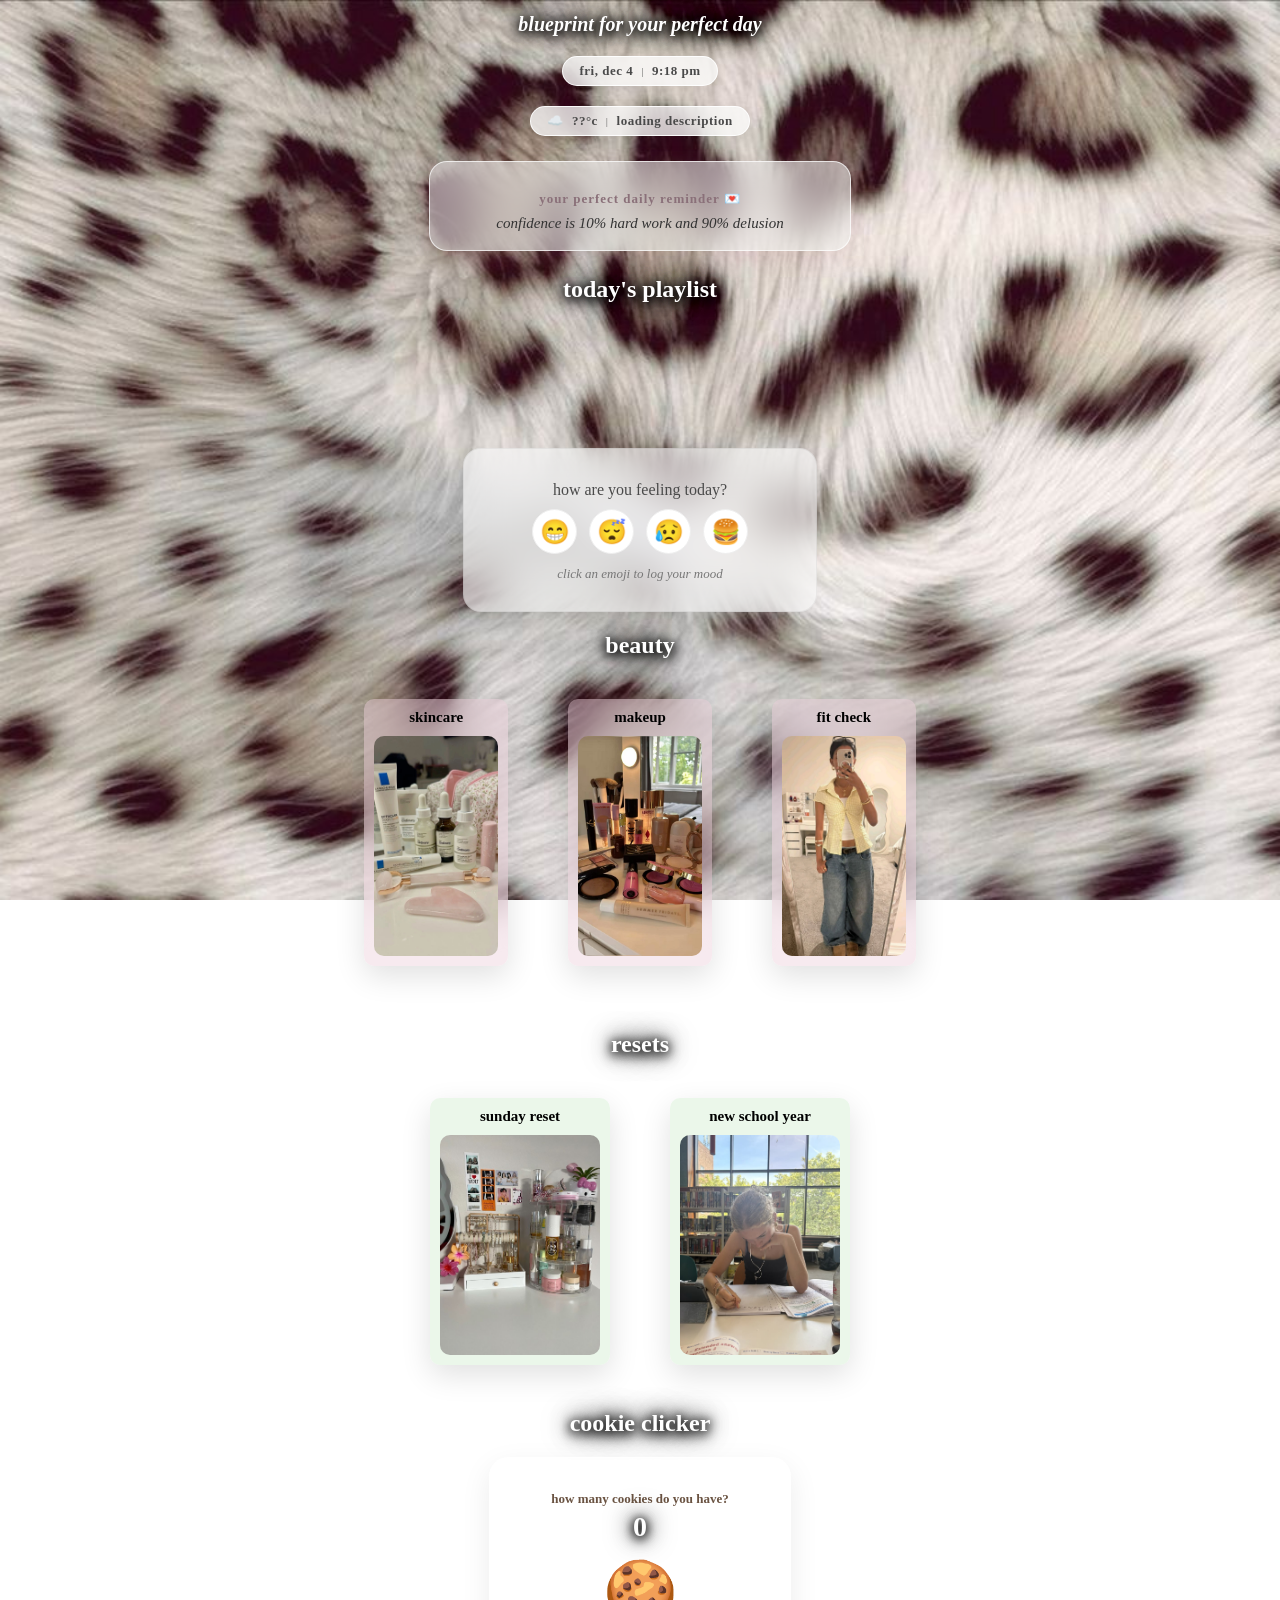
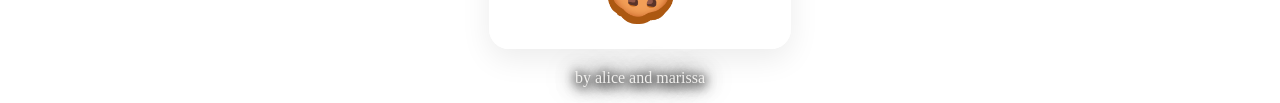
<file: index.html>
<!DOCTYPE html>
<html lang="en">
<head>
    <meta charset="UTF-8">
    <meta name="viewport" content="width=device-width, initial-scale=1.0">
<link rel="icon" type="image/png" href="images/flower.png">
<title>your perfect day</title>
    <link rel="stylesheet" href="style.css">
</head>
<body>
<h1>blueprint for your perfect day</h1>

<div class="time-badge">
  <span id="live-date">loading date...</span>
  <span class="badge-divider">|</span>
  <span id="live-time">loading time...</span>
</div>

<div class="weather-badge">
  <span id="weather-icon">☁️</span>
  <span id="weather-temp">--°C</span>
  <span class="badge-divider">|</span>
  <span id="weather-desc">loading description</span>
</div>

<script>
  async function fetchCozyWeather() {
    try {
      // 1. Get approximate coordinates from visitor IP
      const geoRes = await fetch('https://ipapi.co/json/');
      const geoData = await geoRes.json();
      
      // 2. Fetch current weather from Open-Meteo API
      const weatherRes = await fetch(`https://api.open-meteo.com/v1/forecast?latitude=${geoData.latitude}&longitude=${geoData.longitude}&current_weather=true`);
      const weatherData = await weatherRes.json();
      
      const temp = Math.round(weatherData.current_weather.temperature);
      const code = weatherData.current_weather.weathercode;

      document.getElementById('weather-temp').innerText = `${temp}°c`;

      // 3. Match weather code to a cute icon & mood label
      let icon = '☁️';
      let desc = 'cozy weather';

      if (code === 0) {
        icon = '☀️';
        desc = 'sunnyyyy happy day !!';
      } else if (code >= 1 && code <= 3) {
        icon = '🌤️';
        desc = 'couldy skies';
      } else if (code >= 51 && code <= 67) {
        icon = '🌧️';
        desc = 'raincoat and sweater weather';
      } else if (code >= 71) {
        icon = '❄️';
        desc = 'HOT CHOCOLATE IS READY!!';
      } else if (code >= 95) {
        icon = '⛈️';
        desc = 'zeus is doing his job sighh';
      }

      document.getElementById('weather-icon').innerText = icon;
      document.getElementById('weather-desc').innerText = desc;

    } catch (err) {
      // Backup fallback if API fails
      document.getElementById('weather-temp').innerText = '??°c';
      document.getElementById('weather-desc').innerText = 'loading description';
    }
  }

  fetchCozyWeather();
</script>

<script>
  function updateLiveClock() {
    const now = new Date();
    
    // Formats date as "sat, aug 29"
    const dateOptions = { weekday: 'short', month: 'short', day: 'numeric' };
    const formattedDate = now.toLocaleDateString('en-US', dateOptions).toLowerCase();
    
    // Formats time as "4:14 pm"
    const timeOptions = { hour: 'numeric', minute: '2-digit', hour12: true };
    const formattedTime = now.toLocaleTimeString('en-US', timeOptions).toLowerCase();
    
    document.getElementById('live-date').innerText = formattedDate;
    document.getElementById('live-time').innerText = formattedTime;
  }

  // Run immediately on page load, then update every 1 second
  updateLiveClock();
  setInterval(updateLiveClock, 1000);
</script>

<div class="quote-card">
  <p class="quote-title">your perfect daily reminder 💌</p>
  <p id="daily-quote">✨ loading today's affirmation...</p>
</div>

<script>
  const quotes = [
    "confidence is 10% hard work and 90% delusion",
  ];
  const randomQuote = quotes[Math.floor(Math.random() * quotes.length)];
  document.getElementById("daily-quote").innerText = randomQuote;
</script>


<div class="spotify-card">
  <h2>today's playlist</h2>
  <iframe 
    style="border-radius:12px" 
    src="https://open.spotify.com/embed/playlist/62bCmYlvF7YEIU5ZXpGhhK?utm_source=generator&si=f2b668971bf94232"></iframe>
  </iframe>
</div>


<div class="mood-tracker">
  <p class="mood-title">how are you feeling today?</p>
  
  <div class="mood-buttons">
    <button onclick="setMood('happy', 'happy!')">😁</button>
    <button onclick="setMood('sleepy', 'needing rest... sleepy head!')">😴</button>
    <button onclick="setMood('sad', 'sad... dont worry, our web is going to make you happy')">😥</button>
    <button onclick="setMood('hungry', 'hungry! u fattie')">🍔</button>
  </div>
  
  <p id="mood-status">click an emoji to log your mood</p>
</div>


<script>
  function setMood(vibe, message) {
    document.getElementById("mood-status").innerText = "current mood: " + message;
  }
</script>

<section >
<h2>beauty</h2>

<div class="button-container">
    <div class="skincare">
    <a href="button-skincare.html">
        <button>
            <span>skincare</span>
            <img src="images/skincare.jpg" alt="skincare" class="btn-large-img">
        </button>
    </a>
</div>
    <div class="makeup">
    <a href="button-makeup.html">
        <button>
            <span>makeup</span>
            <img src="images/makeup.jpg" alt="makeup" class="btn-large-img">
        </button>
        </a>
</div>
    <div class="fitcheck">
    <a href="button-fitcheck.html">
        <button>
            <span>fit check</span>
            <img src="images/fitcheck.jpg" alt="fitcheck" class="btn-large-img">
        </button>
    </a>
</div>
</div>
</section>

<div class="section2">
<h2>resets</h2>
<div class="button-container">
<div class="sundayreset">
    <a href="button-sundayreset.html">
        <button>
            <span>sunday reset</span>
            <img src="images/sundayreset.jpg" alt="sunday reset" class="btn-large-img">
        </button>
    </a>
</div>
<div class="newschoolyear">
    <a href="button-newschoolyear.html">
        <button>
            <span>new school year</span>
            <img src="images/newschoolyear.jpg" alt="new school year" class="btn-large-img">
        </button>
    </a>
</div>
</div>
</div>

<h2>cookie clicker</h2>

<div class="cookie-card">
  <p class="cookie-title">how many cookies do you have?</p>
  <h2 id="cookie-count">0</h2>
  
  <button id="cookie-btn" onclick="clickCookie()">
    🍪
  </button>
</div>

<style>
.cookie-card {
    text-align: center;
    background: rgba(255, 255, 255, 0.65);
    -webkit-backdrop-filter: blur(10px);
    backdrop-filter: blur(10px);
    border: 1px solid rgba(255, 255, 255, 0.8);
    border-radius: 20px;
    padding: 20px;
    max-width: 260px;
    margin: 20px auto;
    box-shadow: 0 10px 30px rgba(0, 0, 0, 0.08);
}

.cookie-title {
    font-family: 'Times New Roman', Times, serif;
    font-size: 13px;
    font-weight: bold;
    color: #6a5342;
    margin-bottom: 4px;
}

#cookie-count {
    font-family: "Playfair Display", serif;
    font-size: 28px;
    color: white;
    margin: 4px 0 12px 0;
}

#cookie-btn {
    font-size: 60px;
    background: transparent;
    border: none;
    cursor: pointer;
    user-select: none;
    transition: transform 0.1s ease;
    display: inline-block;
}

#cookie-btn:active {
    transform: scale(0.85); /* Shrinks slightly when clicked */
}
</style>

<script>
  let cookies = 0;

  function clickCookie() {
      cookies++;
      document.getElementById("cookie-count").innerText = cookies;
  }
</script>

<section>
<p>by alice and marissa</p>
</section>

</body>
</html>
</file>
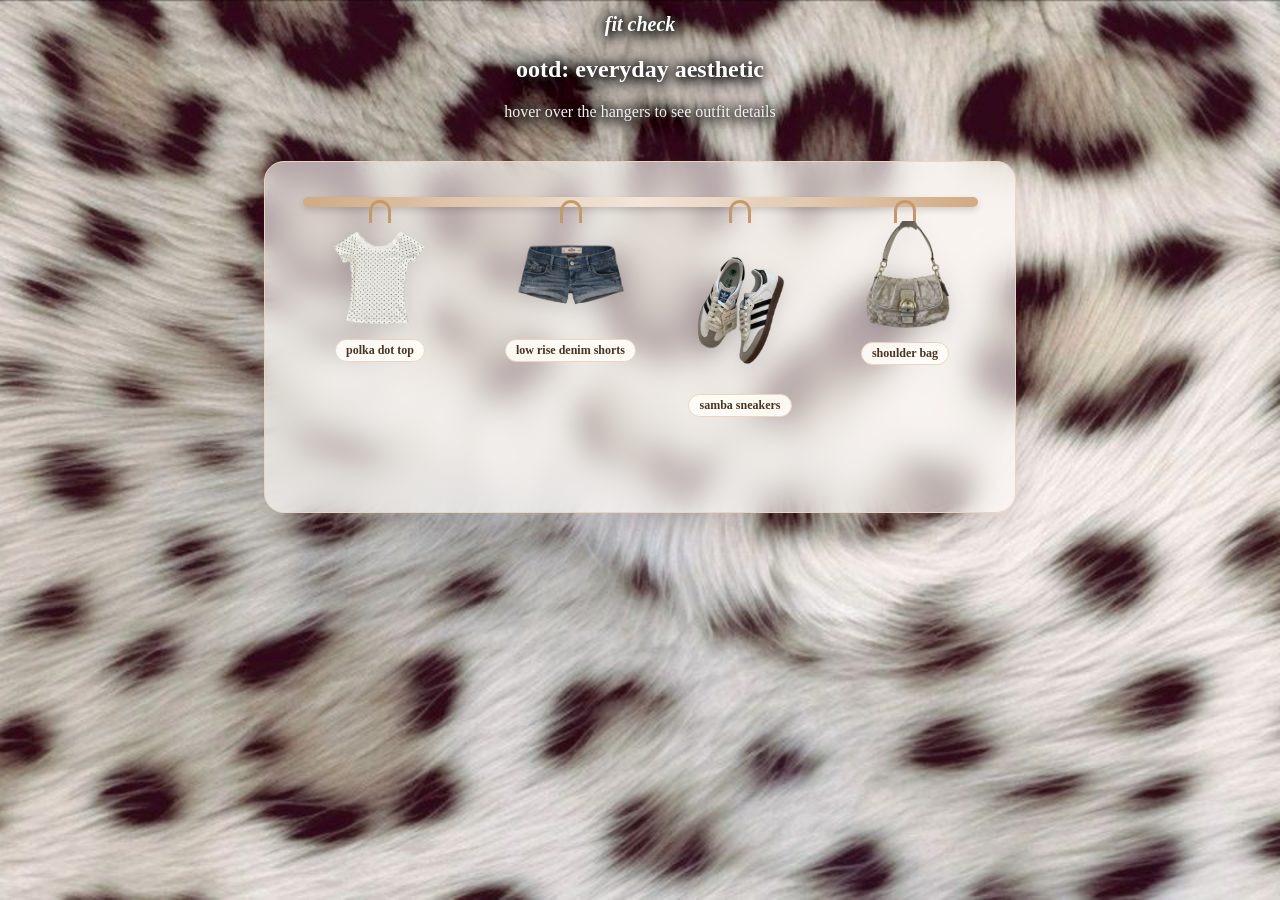
<file: button-fitcheck.html>
<!DOCTYPE html>
<html lang="en">
<head>
    <meta charset="UTF-8">
    <meta name="viewport" content="width=device-width, initial-scale=1.0">
<link rel="icon" type="image/png" href="images/flower.png">
<title>fitcheck</title>
    <link rel="stylesheet" href="style.css">
</head>

<body> 

<h1>fit check</h1>
<section>
    <h2>ootd: everyday aesthetic</h2>
    <p>hover over the hangers to see outfit details</p>
</section>
<div class="rack-stage">
    <div class="rack-bar"></div>
    <div class="rack-item item-top">
        <div class="hanger-hook"></div>
        <img src="images/top.png" alt="top" class="clothing-img">
        <span class="clothing-title">polka dot top</span>
        <div class="clothing-popover">
            <p><strong>brand:</strong> brandy melville</p>
            <p>white ginny top with black polka dots</p>
        </div>
    </div>
<div class="rack-item item-bottom">
        <div class="hanger-hook"></div>
        <img src="images/shorts.png" alt="bottom" class="clothing-img">
        <span class="clothing-title">low rise denim shorts</span>
        <div class="clothing-popover">
            <p><strong>brand:</strong>hollister</p>
            <p>low-rise vintage 2000s dark-washed denim shorts</p>
        </div>
    </div>
<div class="rack-item item-shoes">
        <div class="hanger-hook"></div>
        <img src="images/shoes.png" alt="shoes" class="clothing-img">
        <span class="clothing-title">samba sneakers</span>
        <div class="clothing-popover">
            <p><strong>brand:</strong> adidas</p>
            <p>classic original sambas in white/black</p>
        </div>
    </div>
<div class="rack-item item-accessory">
        <div class="hanger-hook"></div>
        <img src="images/bag.png" alt="bag" class="clothing-img">
        <span class="clothing-title">shoulder bag</span>
        <div class="clothing-popover">
            <p><strong>brand:</strong>coach</p>
            <p>thrifted vintage cream leather mini shoulder bag</p>
        </div>
    </div>

</div>



</body>
</file>
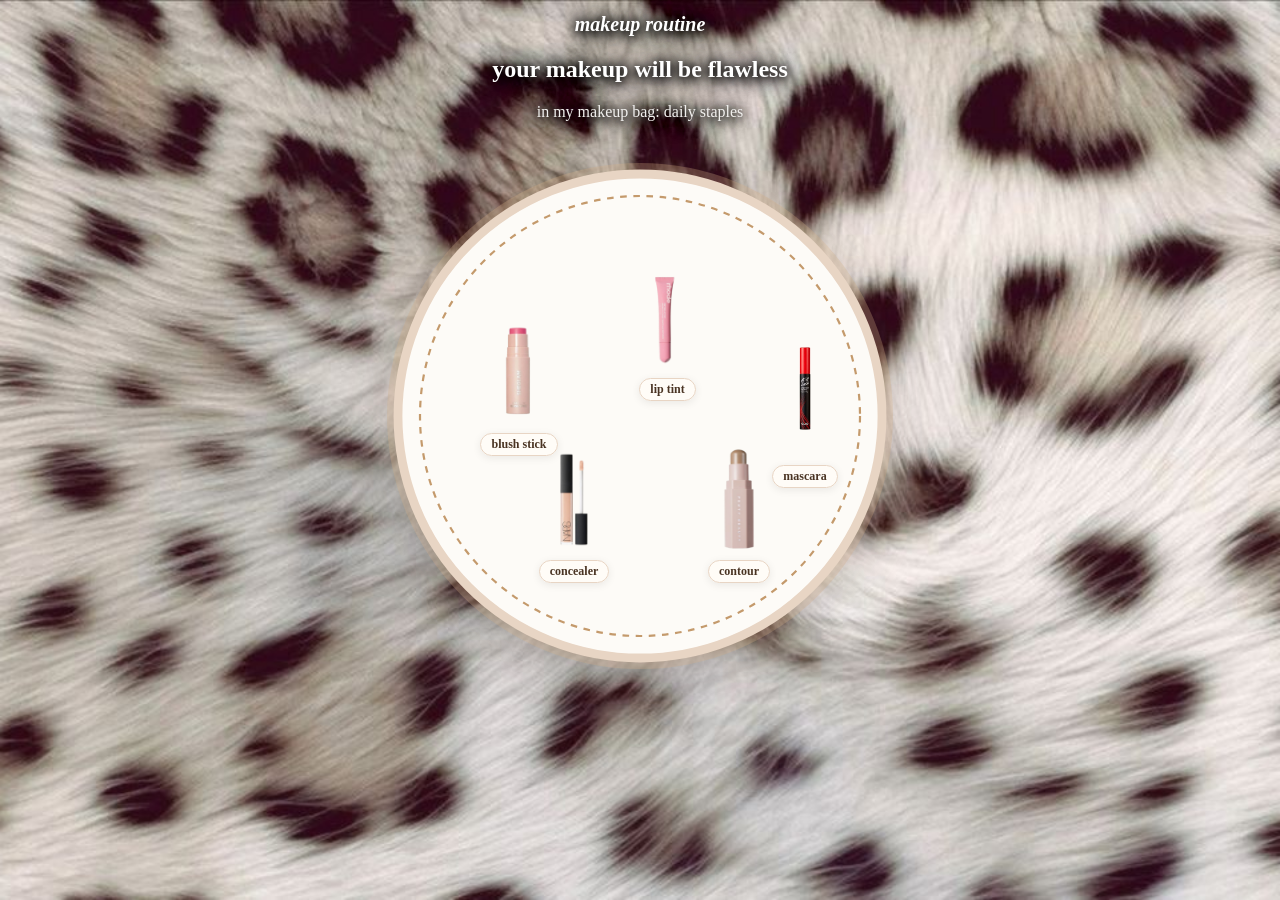
<file: button-makeup.html>
<!DOCTYPE html>
<html lang="en">
<head>
    <meta charset="UTF-8">
    <meta name="viewport" content="width=device-width, initial-scale=1.0">
    <link rel="icon" type="image/png" href="images/flower.png">
    <title>makeup</title>
    <link rel="stylesheet" href="style.css">
</head>
<body>

<h1>makeup routine</h1>

<section>
    <h2>your makeup will be flawless</h2>
    <p>in my makeup bag: daily staples</p>
</section>
<div class="table-stage">
    <svg class="table-surface" viewBox="0 0 500 500" xmlns="http://www.w3.org/2000/svg">
    <!-- Table Rim Shadow (Warm Amber Glow) -->
    <circle cx="250" cy="250" r="230" fill="#d0ab84" opacity="0.3"/>
    <!-- Main Circular Table Top (Creamy Soft Nude) -->
    <circle cx="250" cy="250" r="220" fill="#fdfbf7" stroke="#e8d5c4" stroke-width="8"/>
    <!-- Inner Decorative Ring (Cheetah Tan Accents) -->
    <circle cx="250" cy="250" r="200" fill="none" stroke="#c49a6c" stroke-dasharray="6,6" stroke-width="2"/>
</svg>
 
    <div class="table-item item-blush">
        <img src="images/makeup1.png" alt="blush" class="makeup-img">
        <span class="makeup-title">blush stick</span>
        <div class="makeup-popover">
            <p><strong>sheglam blush stick:</strong> a creamy, buildable formula that gives a natural flush of color to the cheeks. blends easily and works on lips too!</p>
        </div>
    </div>
    <div class="table-item item-lip">
        <img src="images/makeup2.png" alt="lip balm" class="makeup-img">
        <span class="makeup-title">lip tint</span>
        <div class="makeup-popover">
            <p><strong>rhode lip tint:</strong> sheer, wearable pink in 'ribbon' that looks absolutely adorable for any occasion.</p>
        </div>
    </div>
    <div class="table-item item-mascara">
        <img src="images/makeup3.png" alt="mascara" class="makeup-img">
        <span class="makeup-title">mascara</span>
        <div class="makeup-popover">
            <p><strong>clio mascara:</strong> smudge-free formula that lengthens and volumises your eyelashes so well.</p>
        </div>
    </div>
    <div class="table-item item-concealer">
        <img src="images/makeup4.png" alt="concealer" class="makeup-img">
        <span class="makeup-title">concealer</span>
        <div class="makeup-popover">
            <p><strong>nars radiant creamy concealer:</strong> a lightweight, buildable concealer in 'custard' that provides natural coverage and a non-cakey finish</p>
        </div>
    </div>
    <div class="table-item item-contour">
        <img src="images/makeup5.png" alt="contour" class="makeup-img">
        <span class="makeup-title">contour</span>
        <div class="makeup-popover">
            <p><strong>fenty beauty match stix:</strong> a creamy, blendable contour stick in 'espresso' that gives a natural-looking shadow and is the definition of look-maxxing fr.</p>
        </div>
    </div>
</div>


</body>
</html>
</file>
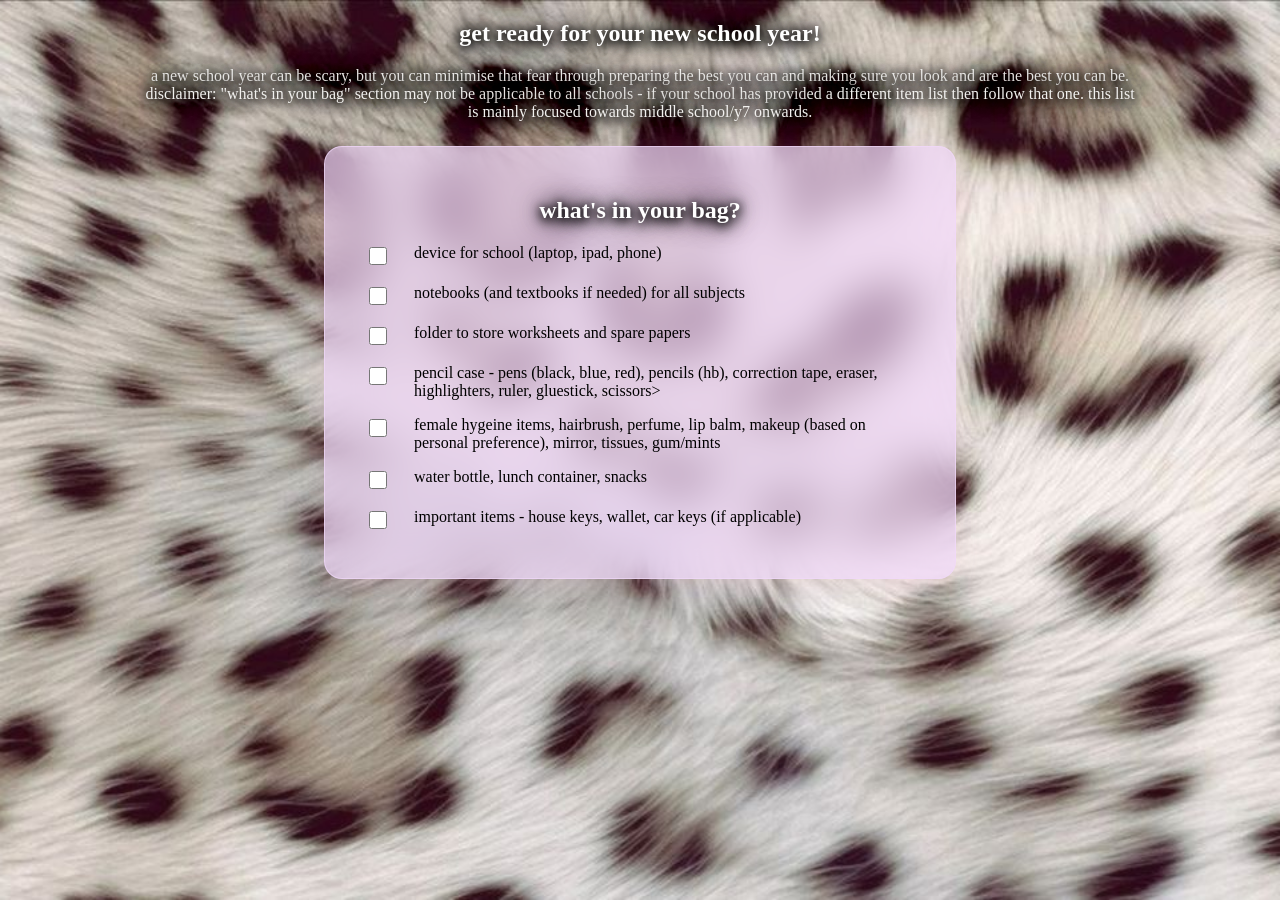
<file: button-newschoolyear.html>
<!DOCTYPE html>
<html lang="en">
<head>
    <meta charset="UTF-8">
    <meta name="viewport" content="width=device-width, initial-scale=1.0">
<link rel="icon" type="image/png" href="images/flower.png">
<title>sunday reset</title>
    <link rel="stylesheet" href="style.css">
</head>
<body>

<div class="newschoolyearheader">
<h2 class="roomreset-title">get ready for your new school year!</h2>
<section>
  <p>a new school year can be scary, but you can minimise that fear through preparing the best you can and making sure you look and are the best you can be. disclaimer: "what's in your bag" section may not be applicable to all schools - if your school has provided a different item list then follow that one. this list is mainly focused towards middle school/y7 onwards.</p>
</section>
</div>

<div class="schoolchecklist">
    <h2>what's in your bag?</h2>
    <label class ="tohaveitem">
        <input type="checkbox" name="schoolchecklist" value="device for school (laptop, ipad, phone)">
        <span class="checkmark"></span>
        <span class="todo-text">device for school (laptop, ipad, phone)</span>
        </label>
    <label class ="tohaveitem">
        <input type="checkbox" name="schoolchecklist" value="notebooks (and textbooks if needed) for all subjects">
        <span class="checkmark"></span>
        <span class="todo-text">notebooks (and textbooks if needed) for all subjects</span>
        </label>
    <label class ="tohaveitem">
        <input type="checkbox" name="schoolchecklist" value="folder to store worksheets and spare papers">
        <span class="checkmark"></span>
        <span class="todo-text">folder to store worksheets and spare papers</span>
        </label>
    <label class ="tohaveitem">
        <input type="checkbox" name="schoolchecklist" value="pencil case - pens (black, blue, red), pencils (hb), correction tape, eraser, highlighters, ruler, gluestick, scissors">
        <span class="checkmark"></span>
        <span class="todo-text">pencil case - pens (black, blue, red), pencils (hb), correction tape, eraser, highlighters, ruler, gluestick, scissors></span>
        </label>
    <label class ="tohaveitem">
        <input type="checkbox" name="schoolchecklist" value="emergency pouch - female hygeine items, hairbrush, perfume, lip balm, makeup (based on personal preference), mirror, tissues, gum/mints">
        <span class="checkmark"></span>
        <span class="todo-text">female hygeine items, hairbrush, perfume, lip balm, makeup (based on personal preference), mirror, tissues, gum/mints</span>
        </label>
    <label class ="tohaveitem">
        <input type="checkbox" name="schoolchecklist" value="water bottle, lunch container, snacks">
        <span class="checkmark"></span>
        <span class="todo-text">water bottle, lunch container, snacks</span>
        </label>
    <label class ="tohaveitem">
        <input type="checkbox" name="schoolchecklist" value="important items - house keys, wallet, car keys (if applicable)">
        <span class="checkmark"></span>
        <span class="todo-text">important items - house keys, wallet, car keys (if applicable)</span>
        </label>
</div> 

</body>
</html>
</file>
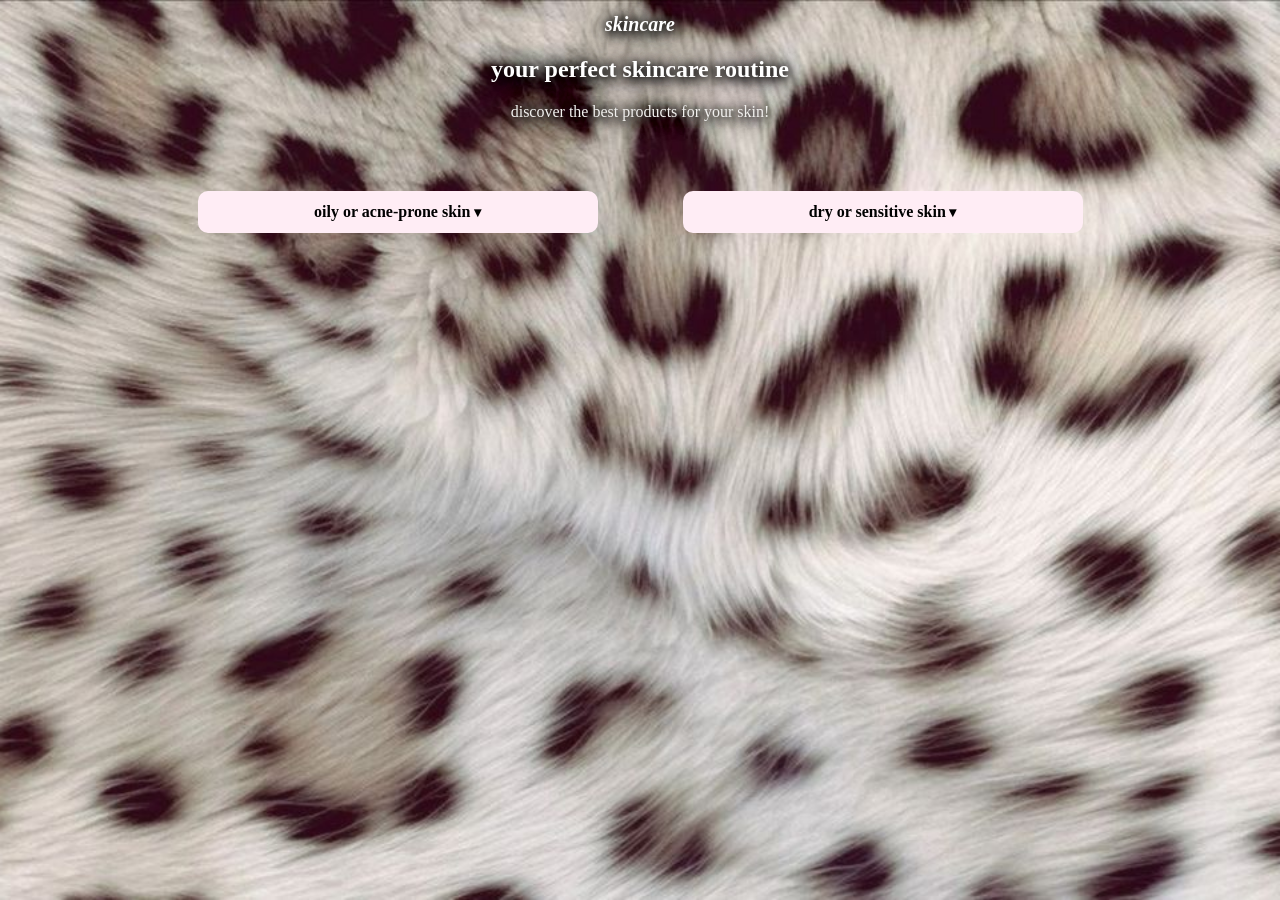
<file: button-skincare.html>
<!DOCTYPE html>
<html lang="en">
<head>
    <meta charset="UTF-8">
    <meta name="viewport" content="width=device-width, initial-scale=1.0">
<link rel="icon" type="image/png" href="images/flower.png">
<title>skincare & haircare</title>
    <link rel="stylesheet" href="style.css">
</head>
<body>
<h1>skincare</h1>
<section>
    <h2>your perfect skincare routine</h2>
    <p>discover the best products for your skin!</p>
</section>
<div class="skincare-section">
    
    <div class="dropdown-row">

        <details class="dropdown">
            <summary>oily or acne-prone skin</summary>
            <div class="dropdown-content">
            <div class="product-block">
                <h3>a gentle cleanser is a must</h3>

            <div class="product-info">
            <img src="images/gentlecleanser.jpg" alt="cleanser" class="dropdown-img">
            <p>removes excess oil without stripping your skin's natural barrier. arencia is a popular south korean vegan brand famous for their rice mochi cleansers. <br><br>key ingredients include fermented green tea, rice water, witch hazel, and mung bean extract.<br></p>
        
        </div>
        </div>
        <hr class="dropdown-divider">
        <div class="product-block">
            <h3>moisturising is essential</h3>
            <div class="product-info">
                <img src="images/torridenmoisturiser.jpg" alt="moisturiser" class="dropdown-img">
                <p>hydration is key to keeping your skin healthy and balanced. torriden's waterfull moisture cream is a lightweight, non-greasy moisturiser that provides long-lasting hydration.<br><br> it includes malachite extract, panthenol (vitamin B5) and botanical extracts.</p>
            </div>
        </div>
    </div>
        </details>

        <details class="dropdown">
            <summary>dry or sensitive skin</summary>
            <div class="dropdown-content">
           <div class="product-block">
            <h3>hydration is key</h3>
            <div class="product-info">
                <img src="images/sensitivecleanser.jpg" alt="cleanser" class="dropdown-img">
                <p>a gentle cleanser that doesn't cause the skin to produce excessive oil is vital for healthy, glowing skin.<br><br>the innisfree jeju cherry blossom cleansing foam contains cherry blossom extract, which helps to soothe and hydrate the skin.</p>
            </div>
        <hr class="dropdown-divider">
        <div class="product-block">
            <h3>scent-free moisturiser</h3>
            <div class="product-info">
                <img src="images/sensitivemoisturiser.jpg" alt="moisturiser" class="dropdown-img">
                <p>having a scent-free moisturiser is crucial for preventing breakouts and redness. <br><br>the ordinary natural moisturiser has 11 amino acids, hyaluronic acid, and ceramides.</p>
            </div>
        </div>
        </details>
    </div>
</div>

</body>
</html>
</file>
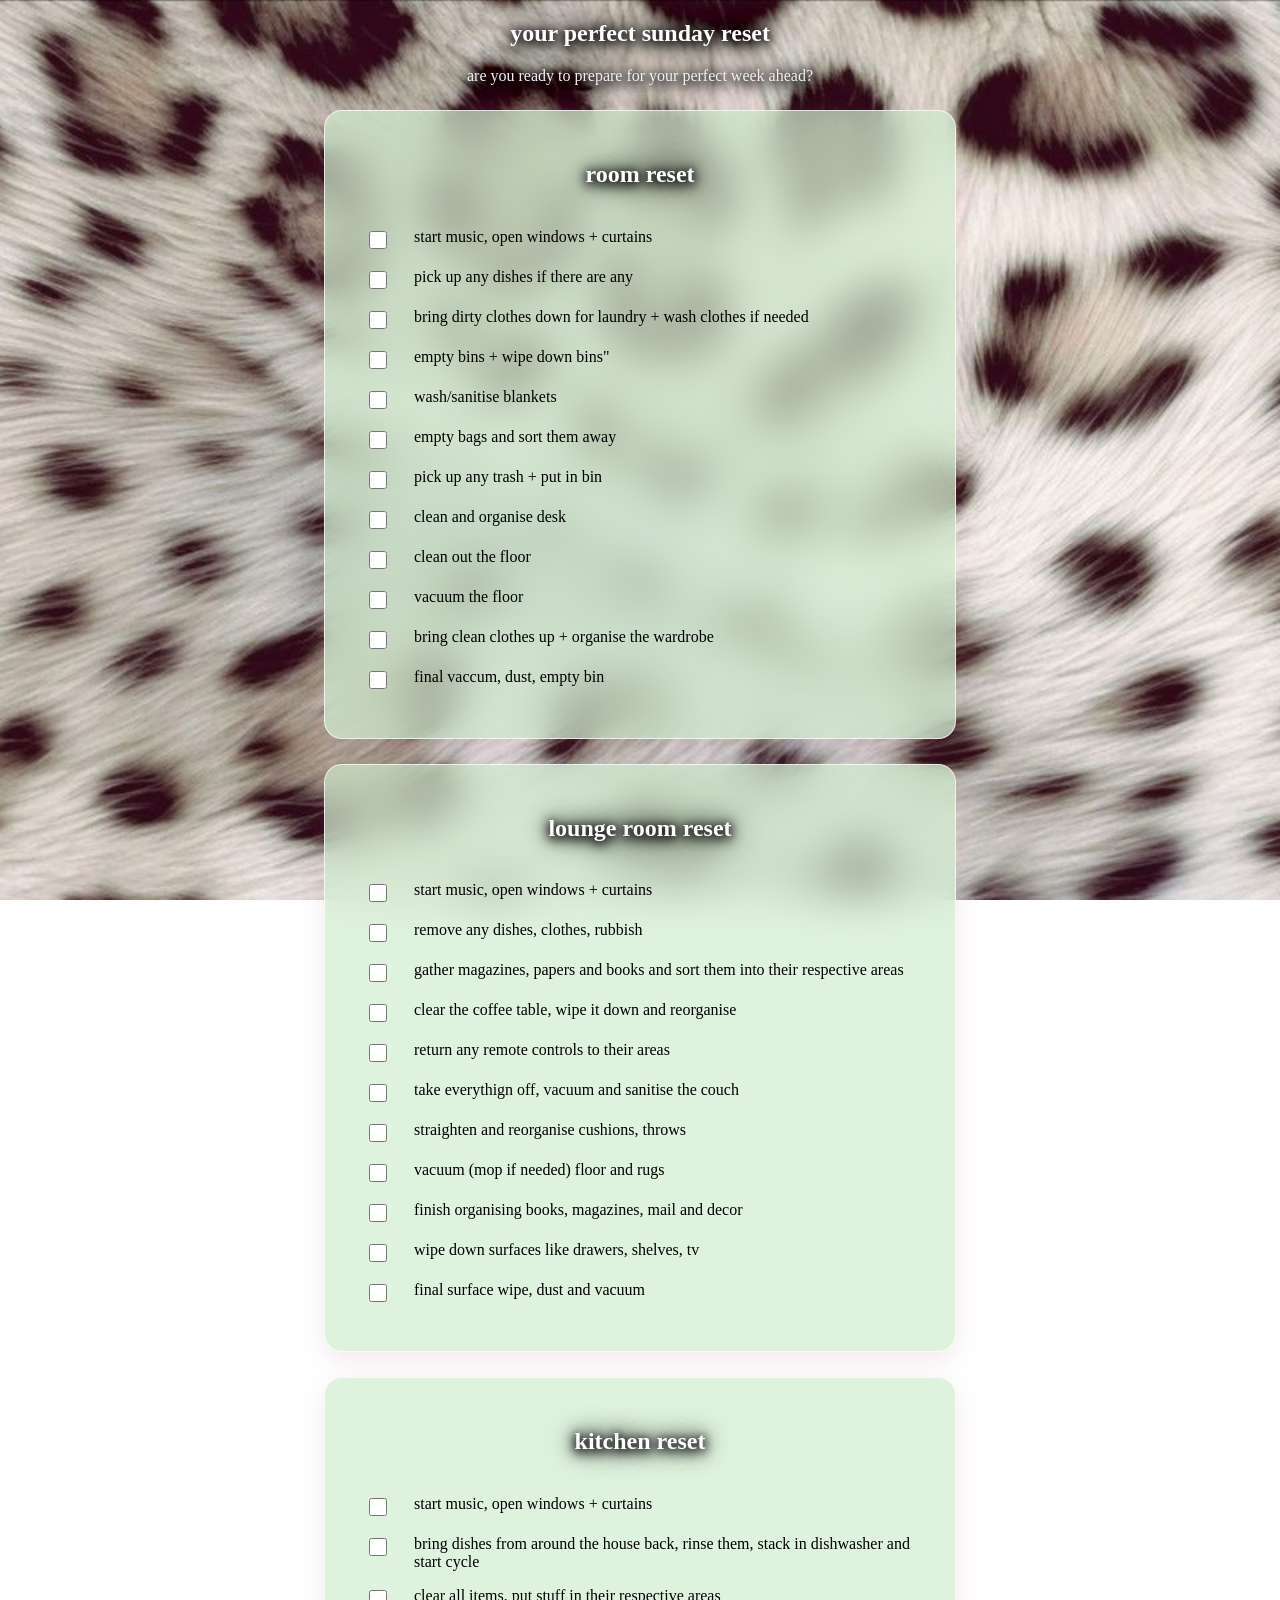
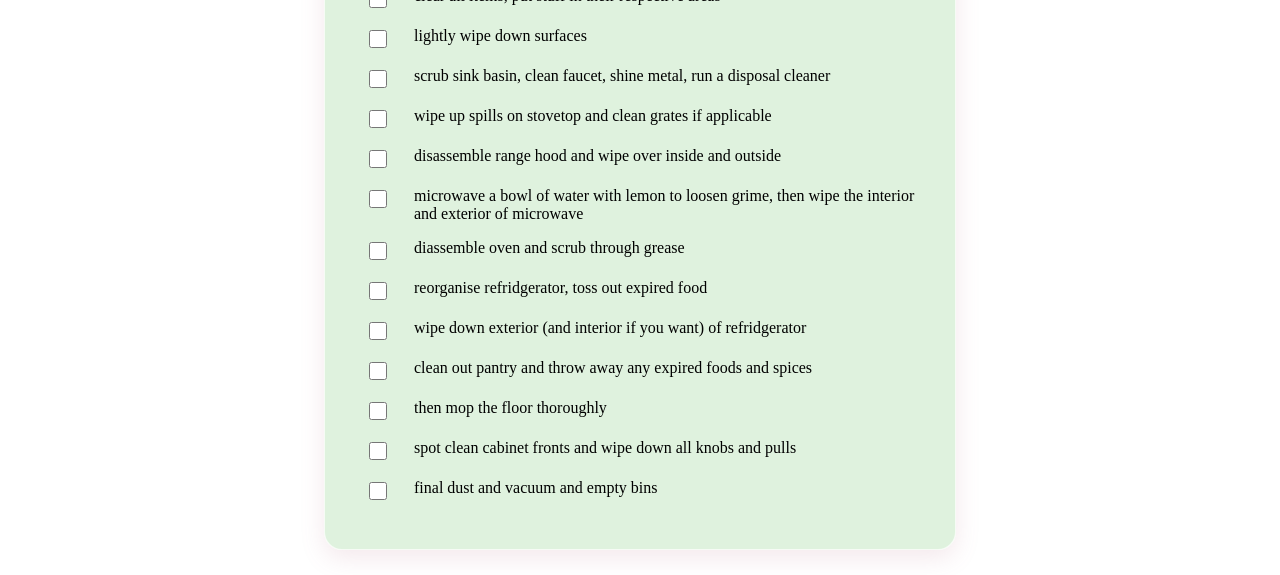
<file: button-sundayreset.html>
<!DOCTYPE html>
<html lang="en">
<head>
    <meta charset="UTF-8">
    <meta name="viewport" content="width=device-width, initial-scale=1.0">
<link rel="icon" type="image/png" href="images/flower.png">
<title>sunday reset</title>
    <link rel="stylesheet" href="style.css">
</head>
<body>

<div class="perfectsundayreset">
<h2 class="roomreset-title">your perfect sunday reset</h2>
<section>
  <p>are you ready to prepare for your perfect week ahead?</p>
</section>
</div>

<div class="roomreset">
    <h2>room reset</h2>
    <div class ="roomresettodolist">
    <label class ="todoitem">
        <input type="checkbox" name="roomreset" value="start music, open windows + curtains">
        <span class="checkmark"></span>
        <span class="todo-text">start music, open windows + curtains</span>
        </label>
    <label class ="todoitem">
        <input type="checkbox" name="roomreset" value="pick up any dishes if there are any">
        <span class="checkmark"></span>
        <span class="todo-text">pick up any dishes if there are any</span>
        </label>
    <label class ="todoitem">
        <input type="checkbox" name="roomreset" value="bring dirty clothes down for laundry + wash clothes if needed">
        <span class="checkmark"></span>
        <span class="todo-text">bring dirty clothes down for laundry + wash clothes if needed</span>
        </label>
    <label class ="todoitem">
        <input type="checkbox" name="roomreset" value="empty bins + wipe down bins">
        <span class="checkmark"></span>
        <span class="todo-text">empty bins + wipe down bins"</span>
        </label>
    <label class ="todoitem">
        <input type="checkbox" name="roomreset" value="wash/sanitise blankets">
        <span class="checkmark"></span>
        <span class="todo-text">wash/sanitise blankets</span>
        </label>
    <label class ="todoitem">
        <input type="checkbox" name="roomreset" value="empty bags and sort them away">
        <span class="checkmark"></span>
        <span class="todo-text">empty bags and sort them away</span>
        </label>
    <label class ="todoitem">
        <input type="checkbox" name="roomreset" value="pick up any trash + put in bin">
        <span class="checkmark"></span>
        <span class="todo-text">pick up any trash + put in bin</span>
        </label>
    <label class ="todoitem">
        <input type="checkbox" name="roomreset" value="clean and organise desk">
        <span class="checkmark"></span>
        <span class="todo-text">clean and organise desk</span>
        </label>
    <label class ="todoitem">
        <input type="checkbox" name="roomreset" value="clean out the floor">
        <span class="checkmark"></span>
        <span class="todo-text">clean out the floor</span>
        </label>
    <label class ="todoitem">
        <input type="checkbox" name="roomreset" value="vacuum the floor">
        <span class="checkmark"></span>
        <span class="todo-text">vacuum the floor</span>
        </label>
    <label class ="todoitem">
        <input type="checkbox" name="roomreset" value="bring clean clothes up + organise the wardrobe">
        <span class="checkmark"></span>
        <span class="todo-text">bring clean clothes up + organise the wardrobe</span>
        </label>
    <label class ="todoitem">
        <input type="checkbox" name="roomreset" value="final vaccum, dust, empty bin">
        <span class="checkmark"></span>
        <span class="todo-text">final vaccum, dust, empty bin</span>
        </label>
</div>
</div>

<div class="loungereset">
    <h2>lounge room reset</h2>
    <div class ="loungeresettodolist">
    <label class ="todoitem">
        <input type="checkbox" name="roomreset" value="start music, open windows + curtains">
        <span class="checkmark"></span>
        <span class="todo-text">start music, open windows + curtains</span>
        </label>
    <label class ="todoitem">
        <input type="checkbox" name="roomreset" value="remove any dishes, clothes, rubbish">
        <span class="checkmark"></span>
        <span class="todo-text">remove any dishes, clothes, rubbish</span>
        </label>
    <label class ="todoitem">
        <input type="checkbox" name="roomreset" value="gather magazines, papers and books and sort them into their respective areas">
        <span class="checkmark"></span>
        <span class="todo-text">gather magazines, papers and books and sort them into their respective areas</span>
        </label>
   <label class ="todoitem">
        <input type="checkbox" name="roomreset" value="clear the coffee table, wipe it down and reorganise">
        <span class="checkmark"></span>
        <span class="todo-text">clear the coffee table, wipe it down and reorganise</span>
        </label>
   <label class ="todoitem">
        <input type="checkbox" name="roomreset" value="return any remote controls to their areas">
        <span class="checkmark"></span>
        <span class="todo-text">return any remote controls to their areas</span>
        </label>
   <label class ="todoitem">
        <input type="checkbox" name="roomreset" value="take everything off, vacuum and sanitise the couch">
        <span class="checkmark"></span>
        <span class="todo-text">take everythign off, vacuum and sanitise the couch</span>
        </label>
   <label class ="todoitem">
        <input type="checkbox" name="roomreset" value="straighten and reorganise cushions, throws">
        <span class="checkmark"></span>
        <span class="todo-text">straighten and reorganise cushions, throws</span>
        </label>
   <label class ="todoitem">
        <input type="checkbox" name="roomreset" value="vacuum (mop if needed) floor and rugs">
        <span class="checkmark"></span>
        <span class="todo-text">vacuum (mop if needed) floor and rugs</span>
        </label>
   <label class ="todoitem">
        <input type="checkbox" name="roomreset" value="finish organising books, magazines, mail and decor">
        <span class="checkmark"></span>
        <span class="todo-text">finish organising books, magazines, mail and decor</span>
        </label>
   <label class ="todoitem">
        <input type="checkbox" name="roomreset" value="wipe down surfaces like drawers, shelves, tv">
        <span class="checkmark"></span>
        <span class="todo-text">wipe down surfaces like drawers, shelves, tv</span>
        </label>
   <label class ="todoitem">
        <input type="checkbox" name="roomreset" value="final surface wipe, dust and vacuum">
        <span class="checkmark"></span>
        <span class="todo-text">final surface wipe, dust and vacuum</span>
        </label>
</div>
</div>

<div class="kitchenreset">
    <h2>kitchen reset</h2>
    <div class ="kitchenresettodolist">
    <label class ="todoitem">
        <input type="checkbox" name="roomreset" value="start music, open windows + curtains">
        <span class="checkmark"></span>
        <span class="todo-text">start music, open windows + curtains</span>
        </label>
    <label class ="todoitem">
        <input type="checkbox" name="bring dishes from around the house back, rinse them, stack in dishwasher and start cycle">
        <span class="checkmark"></span>
        <span class="todo-text">bring dishes from around the house back, rinse them, stack in dishwasher and start cycle</span>
        </label>
    <label class ="todoitem">
        <input type="checkbox" name="clear all items, put stuff in their respective areas">
        <span class="checkmark"></span>
        <span class="todo-text">clear all items, put stuff in their respective areas</span>
        </label>
    <label class ="todoitem">
        <input type="checkbox" name="lightly wipe down surfaces">
        <span class="checkmark"></span>
        <span class="todo-text">lightly wipe down surfaces</span>
        </label>
    <label class ="todoitem">
        <input type="checkbox" name="scrub sink basin, clean faucet, shine metal, run a disposal cleaner">
        <span class="checkmark"></span>
        <span class="todo-text">scrub sink basin, clean faucet, shine metal, run a disposal cleaner</span>
        </label>
    <label class ="todoitem">
        <input type="checkbox" name="wipe up spills on stovetop and clean grates if applicable">
        <span class="checkmark"></span>
        <span class="todo-text">wipe up spills on stovetop and clean grates if applicable</span>
        </label>
    <label class ="todoitem">
        <input type="checkbox" name="disassemble range hood and wipe over inside and outside">
        <span class="checkmark"></span>
        <span class="todo-text">disassemble range hood and wipe over inside and outside</span>
        </label>
    <label class ="todoitem">
        <input type="checkbox" name="microwave a bowl of water with lemon to loosen grime, then wipe the interior and exterior of microwave">
        <span class="checkmark"></span>
        <span class="todo-text">microwave a bowl of water with lemon to loosen grime, then wipe the interior and exterior of microwave</span>
        </label>
    <label class ="todoitem">
        <input type="checkbox" name="diassemble oven and scrub through grease">
        <span class="checkmark"></span>
        <span class="todo-text">diassemble oven and scrub through grease</span>
        </label>
    <label class ="todoitem">
        <input type="checkbox" name="reorganise refridgerator, toss out expired food">
        <span class="checkmark"></span>
        <span class="todo-text">reorganise refridgerator, toss out expired food</span>
        </label>
    <label class ="todoitem">
        <input type="checkbox" name="wipe down exterior (and interior if you want) of refridgerator">
        <span class="checkmark"></span>
        <span class="todo-text">wipe down exterior (and interior if you want) of refridgerator</span>
        </label>
    <label class ="todoitem">
        <input type="checkbox" name="clean out pantry and throw away any expired foods and spices">
        <span class="checkmark"></span>
        <span class="todo-text">clean out pantry and throw away any expired foods and spices</span>
        </label>
    <label class ="todoitem">
        <input type="checkbox" name="sweep or vacuum, then mop the floor thoroughly">
        <span class="checkmark"></span>
        <span class="todo-text">then mop the floor thoroughly</span>
        </label>
    <label class ="todoitem">
        <input type="checkbox" name="spot clean cabinet fronts and wipe down all knobs and pulls">
        <span class="checkmark"></span>
        <span class="todo-text">spot clean cabinet fronts and wipe down all knobs and pulls</span>
        </label>
    <label class ="todoitem">
        <input type="checkbox" name="final dust and vacuum and empty bins">
        <span class="checkmark"></span>
        <span class="todo-text">final dust and vacuum and empty bins</span>
        </label>
</div>
</div>


</body>
</html>
</file>
<file: style.css>
body {
    background-image: url("images/wallpaper.jpg");
    background-repeat: no-repeat;
    background-size: cover;
    background-position: center;
    background-attachment: fixed;
}

h1, h2{
    color: white;
    text-align: center;
    text-shadow: 
        0 0 10px #000000,
        0 0 20px #000000,
        0 0 30px #000000,
        0 4px 12px rgba(0, 0, 0, 1);
}

section p {
    color: #f2f1ef;
    text-align: center;
    font-family: 'Times New Roman', Times, serif;
    text-shadow: 
        0 0 10px #000000,
        0 0 20px #000000,
        0 0 30px #000000,
        0 4px 12px rgba(0, 0, 0, 1);
}

h1 {
    font-family: "Playfair Display", serif;
    font-style: italic;
    font-size: 20px;
}

section {
     background-color: transparent; 
     width: 90%;
     max-width: 1000px;
     margin: 10px auto;
     border-radius: 12px;
     text-decoration: none;
     text-align: center;
     
}

.section2 {
     width: 90%;
     max-width: 1000px;
     background-color: transparent; 
     padding: 5px;
     margin: 20px auto;
     border-radius: 12px;
     text-decoration: none;
     text-align: center;
}


section button {
    
    border-radius: 10px;
    padding: 10px;
    margin: 10px auto;
    transition: all 0.1s ease;
    font-family:'Times New Roman', Times, serif;
    font-weight: bold;
    font-size: 15px;
    border: none;
    outline: none;
    background: rgba(237, 209, 219, 0.45);
    backdrop-filter: blur(20px);
    box-shadow: 0 10px 30px rgba(0, 0, 0, 0.12);
    transition: transform 0.2s ease, box-shadow 0.2s ease;
    cursor: pointer;
     
}

.section2 button {
    border-radius: 10px;
    padding: 10px;
    margin: 10px auto;
    transition: all 0.1s ease;
    font-family:'Times New Roman', Times, serif;
    font-weight: bold;
    font-size: 15px;
    border: none;
    outline: none;
    background: rgba(210, 237, 209, 0.45);
    backdrop-filter: blur(20px);
    box-shadow: 0 10px 30px rgba(0, 0, 0, 0.12);
    transition: transform 0.2s ease, box-shadow 0.2s ease;
    cursor: pointer;
}


section button:hover { 
    background-color: #D66BB0;
    color: white;
    transform: translateY(-3px);
    box-shadow: 0 14px 35px rgba(0, 0, 0, 0.18);
}

.section2 button:hover {
    background-color: #407040;
    color: white;
    transform: translateY(-3px);
    box-shadow: 0 14px 35px rgba(0, 0, 0, 0.18);
}

section button img, .section2 button img {
    width: 100%;
    max-width: 160px;
    height: 220px;
    object-fit: cover;
    border-radius: 10px;
    margin: 10px auto 0 auto;
    display: block;
}

.skincare, .makeup, .fitcheck {
    border-radius: 10px;
    text-align: center;
    background: transparent;
    border: none;
    padding: 0
}



img {
    width: 100%;
    max-width: 120px;
    margin: 10px auto 0 auto;
    display: block;
}

.button-container {
    display: flex;
    justify-content: center;
    align-items: center;
    gap: 60px;
    margin: 0 auto;
    padding: 10px;
}
.skincare-section {
    background-color: transparent; 
    width: 90%;
    max-width: 950px;
    padding: 20px;
    margin: 20px auto;
    border-radius: 12px;
    text-align: center;
}

.dropdown-row {
    display: flex;
    flex-direction: row;
    justify-content: center;
    align-items: flex-start;
    gap: 20px;
    width: 100%;
    margin-top: 15px;
}

.dropdown {
    background-color: #FFEDF5;
    border-radius: 10px;
    margin: 15px auto;
    width: 80%;
    max-width: 400px;
    overflow: hidden;
    transition: all 0.2s ease;
}

.dropdown summary {
    padding: 12px 20px;
    font-family: 'Times New Roman', Times, serif;
    font-size: 16px;
    font-weight: bold;
    cursor: pointer;
    list-style: none; /* Removes default arrow in webkit */
    user-select: none;
    text-align: center;
}

.dropdown summary::after {
    content: " ▾";
    font-size: 14px;
}

.dropdown[open] summary::after {
    content: " ▴";
}

.dropdown-content {
    padding: 15px;
    background-color: #FFF5F9;
    border-top: 1px solid #FCE3F3;
    text-align: center;
}

.dropdown-content img {
    width: 120px;
    height: auto;
    border-radius: 8px;
    flex-shrink: 0;
}

.product-info {
    display: flex;
    flex-direction: row;
    align-items: center;
    justify-content: center;
    gap: 15px;
    text-align: left;
    margin: 15px auto 0 auto;
    width: 90%;
}

.product-info img {
    width: 130px;
    height: auto;
    border-radius: 8px;
    display: inline-block;
    margin: 0;
    flex-shrink: 0;
}

.product-info p {
    margin: 0;
    font-size: 14px;
    line-height: 1.4;
    flex: 1;
}

.roomreset, .loungereset, .kitchenreset {
  background-color: rgba(210, 237, 209, 0.7); 
  border: 1px solid #9fb1a3;
  border-radius: 16px;
  padding: 30px 40px;
  width: 90%;                
  max-width: 550px;
  margin: 40px auto;
  text-align: center;
  -webkit-backdrop-filter: blur(20px);
  backdrop-filter: blur(20px);
  border: 1px solid rgba(255, 255, 255, 0.7);
  border-radius: 18px;
  margin: 25px auto;
  box-shadow: 0 8px 24px rgba(180, 100, 130, 0.15);
  transition: transform 0.2s ease, box-shadow 0.2s ease;
  
}

.schoolchecklist {
    background-color: rgba(241, 215, 250, 0.7);
    border: 1px solid #9a75a4;
    border-radius: 16px;
    padding: 30px 40px;
    width: 90%;                
    max-width: 550px;
    margin: 40px auto;
    text-align: left;
      -webkit-backdrop-filter: blur(20px);
  backdrop-filter: blur(20px);
  border: 1px solid rgba(241, 215, 250, 0.7);
  border-radius: 18px;
  margin: 25px auto;
  box-shadow: 0 8px 24px rgba(180, 100, 130, 0.15);
  transition: transform 0.2s ease, box-shadow 0.2s ease;
}

.roomresettodolist, .loungeresettodolist, .kitchenresettodolist {
  display: inline-block;
  text-align: left;
  margin-top: 20px;
  width: 100%; 
}

.todoitem, .tohaveitem {
    display: flex;
    align-items: flex-start;
    margin-bottom: 16px;
    gap: 12px;
    
}


.todoitem input[type="checkbox"] {
  margin-top: 3px;      
  min-width: 18px; 
  min-height: 18px;
  accent-color: #749177;
}


.tohaveitem input[type="checkbox"] {
  margin-top: 3px;      
  min-width: 18px; 
  min-height: 18px;
  accent-color: #9a75a4;
}


.todoitem input[type="checkbox"]:checked ~ .todo-text,
.tohaveitem input[type="checkbox"]:checked ~ .todo-text {
  text-decoration: line-through;
}

.perfectsundayreset {
    text-align: center;
}


.newschoolyearheader {
    text-align: center;
}


.spotify-card {
    width: 90%;
    max-width: 450px;       
    margin: 10px auto;    
    text-align: center; 
    margin: 10px auto;
    max-height: 152px;
}

.spotify-card iframe {
    display: block;
    margin: 0 auto;   
    border: none;
    background: transparent;    
}

.mood-tracker {
    text-align: center;
    background: rgba(255, 255, 255, 0.6);
    backdrop-filter: blur(20px);
    border: 1px solid rgba(0, 0, 0, 0.05);
    border-radius: 18px;
    padding: 16px;
    max-width: 320px;
    margin: 20px auto;
    box-shadow: 0 4px 12px rgba(0, 0, 0, 0.03);
}

.mood-title {
    font-family: "Playfair Display", serif;
    font-size: 16px;
    color: #4a4a4a;
    margin-bottom: 10px;
}

.mood-buttons {
    display: flex;
    justify-content: center;
    gap: 12px;
}

.mood-buttons button {
    font-size: 24px;
    background: #ffffff;
    border: 1px solid #eee;
    border-radius: 50%;
    width: 45px;
    height: 45px;
    cursor: pointer;
    transition: transform 0.2s ease, background 0.2s ease;
}

.mood-buttons button:hover {
    transform: scale(1.15);
    background: #fff5f7;
}

#mood-status {
    font-size: 13px;
    color: #777;
    margin-top: 12px;
    font-style: italic;
}

.table-stage {
    position: relative;
    width: 90%;
    max-width: 550px;
    height: 550px;
    margin: 20px auto 80px auto;
    filter: drop-shadow(0px 12px 28px rgba(50, 30, 20, 0.25));
}

.table-surface {
    width: 100% !important;
    height: 100% !important;
    display: block !important;
    max-width: 0 auto !important;
}

.table-item {
    position: absolute;
    display: flex;
    flex-direction: column;
    align-items: center;
    cursor: pointer;
    transition: transform 0.2s ease;
    z-index: 5;
}

.table-item:hover {
    transform: scale(1.1);
}

.table-item .makeup-img {
    width: 110px !important;
    max-width: 110px !important;
    height: auto;
    margin: 0;
}

.table-item .makeup-title {
font-family: 'Times New Roman', Times, serif;
    font-size: 12px;
    font-weight: bold;
    margin-top: 6px;
    background: rgba(255, 252, 248, 0.92);
    color: #4a3423;
    padding: 3px 10px;
    border-radius: 12px;
    border: 1px solid #e8d5c4;
    box-shadow: 0 2px 8px rgba(0, 0, 0, 0.08);
}

.item-blush {
    top: 32%;
    left: 18%;
}

.item-lip {
    top: 22%;
    left: 45%;
}

.item-mascara {
    top: 32%;
    left: 70%;
}

.item-concealer {
    top: 55%;
    left: 28%;
}

.item-contour {
    top: 55%;
    left: 58%;
}
.makeup-popover {
    position: absolute;
    bottom: 110%;
    left: 50%;
    transform: translateX(-50%);
    width: 200px;
    background-color: #FFF5F9;
    border: 1px solid #FCE3F3;
    padding: 10px;
    border-radius: 10px;
    box-shadow: 0 4px 10px rgba(0, 0, 0, 0.1);
    opacity: 0;
    visibility: hidden;
    transition: all 0.2s ease;
    pointer-events: none;
}

.table-item:hover .makeup-popover {
    opacity: 1;
    visibility: visible;
}

.makeup-popover p {
    margin: 0;
    font-size: 12px;
    line-height: 1.3;
    color: #333;
}


::-webkit-scrollbar {
  width: 10px;
}
::-webkit-scrollbar-track {
  background: #fffbfd;
}
::-webkit-scrollbar-thumb {
  background: #f2cddb;
  border-radius: 10px;
}
::-webkit-scrollbar-thumb:hover {
  background: #e2b4c5;
}


.quote-card {
    text-align: center;
    background: rgba(255, 255, 255, 0.5);
    -webkit-backdrop-filter: blur(20px);
    backdrop-filter: blur(20px);
    border: 1px solid rgba(255, 255, 255, 0.7);
    border-radius: 18px;
    padding: 16px 20px;
    max-width: 380px;
    margin: 25px auto;
    box-shadow: 0 8px 24px rgba(180, 100, 130, 0.15);
    transition: transform 0.2s ease, box-shadow 0.2s ease;
}

.quote-title {
    font-family: 'Times New Roman', Times, serif;
    font-size: 13px;
    font-weight: bold;
    text-transform: lowercase;
    letter-spacing: 1px;
    color: #8a7079;
    margin-bottom: 6px;
}

#daily-quote {
    font-family: "Playfair Display", serif;
    font-style: italic;
    font-size: 15px;
    color: #333333;
    margin: 0;
    line-height: 1.4;
}


.time-badge {
    display: flex;
    align-items: center;
    justify-content: center;
    gap: 8px;
    width: fit-content;
    background: rgba(255, 255, 255, 0.75);
    -webkit-backdrop-filter: blur(12px);
    backdrop-filter: blur(12px);
    border: 1px solid rgba(255, 255, 255, 0.9);
    border-radius: 20px;
    padding: 6px 16px;
    margin: 15px auto;
    box-shadow: 0 4px 15px rgba(0, 0, 0, 0.06);
    font-family: 'Times New Roman', Times, serif;
    font-size: 13px;
    color: #4a4a4a;
    letter-spacing: 0.5px;
    user-select: none;
    transition: transform 0.2s ease, box-shadow 0.2s ease;
    margin-top: 20px;
    margin-bottom: 20px;
}


.time-badge:hover {
    transform: translateY(-2px);
    box-shadow: 0 6px 20px rgba(0, 0, 0, 0.1);
}

.badge-divider {
    font-size: 11px;
    opacity: 0.8;
}

#live-date, #live-time {
    font-weight: bold;
    text-transform: lowercase;
}

.rack-stage {
    position: relative;
    width: 90%;
    max-width: 750px;
    height: 350px;
    margin: 40px auto;
    background: rgba(253, 251, 247, 0.65);
    backdrop-filter: blur(12px);
    border: 1px solid #e8d5c4;
    border-radius: 20px;
    box-shadow: 0 12px 30px rgba(50, 30, 20, 0.15);
}

.rack-bar {
    position: absolute;
    top: 35px;
    left: 5%;
    width: 90%;
    height: 10px;
    background: linear-gradient(90deg, #d0ab84, #f3e5d8, #d0ab84);
    border-radius: 5px;
    box-shadow: 0 3px 6px rgba(0,0,0,0.15);
}

.rack-item {
    position: absolute;
    display: flex;
    top: 38px;
    flex-direction: column;
    align-items: center;
    cursor: pointer;
    transition: transform 0.25 ease;
    z-index: 5;
}

.rack-item:hover {
    transform: translateY(4px) rotate(2deg);
}

.hanger-hook {
    width: 16px;
    height: 20px;
    border: 3px solid #c49a6c;
    border-bottom: none;
    border-radius: 12px 12px 0 0;
    margin-bottom: -2px;
}

.rack-item .clothing-img {
    width: 110px !important;
    max-width: 110px !important;
    height: auto;
    margin: 0;
    filter: drop-shadow(0 6px 10px rgba(0,0,0,0.12));
}

.clothing-title {
    font-family: 'Times New Roman', Times, serif;
    font-size: 12px;
    font-weight: bold;
    margin-top: 8px;
    background: rgba(255, 252, 248, 0.95);
    color: #4a3423;
    padding: 3px 10px;
    border-radius: 12px;
    border: 1px solid #e8d5c4;
}

.clothing-popover {
    position: absolute;
    top: 105%;
    left: 50%;
    transform: translateX(-50%);
    width: 170px;
    background-color: #fdfbf7;
    border: 1px solid #e8d5c4;
    padding: 10px;
    border-radius: 12px;
    box-shadow: 0 6px 16px rgba(0, 0, 0, 0.1);
    opacity: 0;
    visibility: hidden;
    transition: all 0.2s ease;
    pointer-events: none;
    text-align: center;
}

.rack-item:hover .clothing-popover {
    opacity: 1;
    visibility: visible;
}

.clothing-popover p {
    margin: 2px 0;
    font-size: 12px;
    color: #4a3423;
    line-height: 1.3;
}

.item-top { left: 8%; }
.item-bottom { left: 32%; }
.item-shoes { left: 56%; }
.item-accessory { left: 78%; }



body, button, a, input {
    cursor: url('data:image/svg+xml;utf8,<svg xmlns="http://www.w3.org/2000/svg" width="24" height="24" viewBox="0 0 24 24"><text y="20" font-size="18">🍓</text></svg>'), auto !important;
}


.weather-badge {
    display: flex;
    align-items: center;
    justify-content: center;
    gap: 8px;
    width: fit-content;
    background: rgba(255, 255, 255, 0.75);
    -webkit-backdrop-filter: blur(12px);
    backdrop-filter: blur(12px);
    border: 1px solid rgba(255, 255, 255, 0.9);
    border-radius: 20px;
    padding: 6px 16px;
    margin: 10px auto 20px auto;
    box-shadow: 0 4px 15px rgba(0, 0, 0, 0.06);
    font-family: 'Times New Roman', Times, serif;
    font-size: 13px;
    color: #4a4a4a;
    letter-spacing: 0.5px;
    user-select: none;
    transition: transform 0.2s ease, box-shadow 0.2s ease;
}

.weather-badge:hover {
    transform: translateY(-2px);
    box-shadow: 0 6px 20px rgba(0, 0, 0, 0.1);
}

#weather-temp, #weather-desc {
    font-weight: bold;
    text-transform: lowercase;
}
</file>
